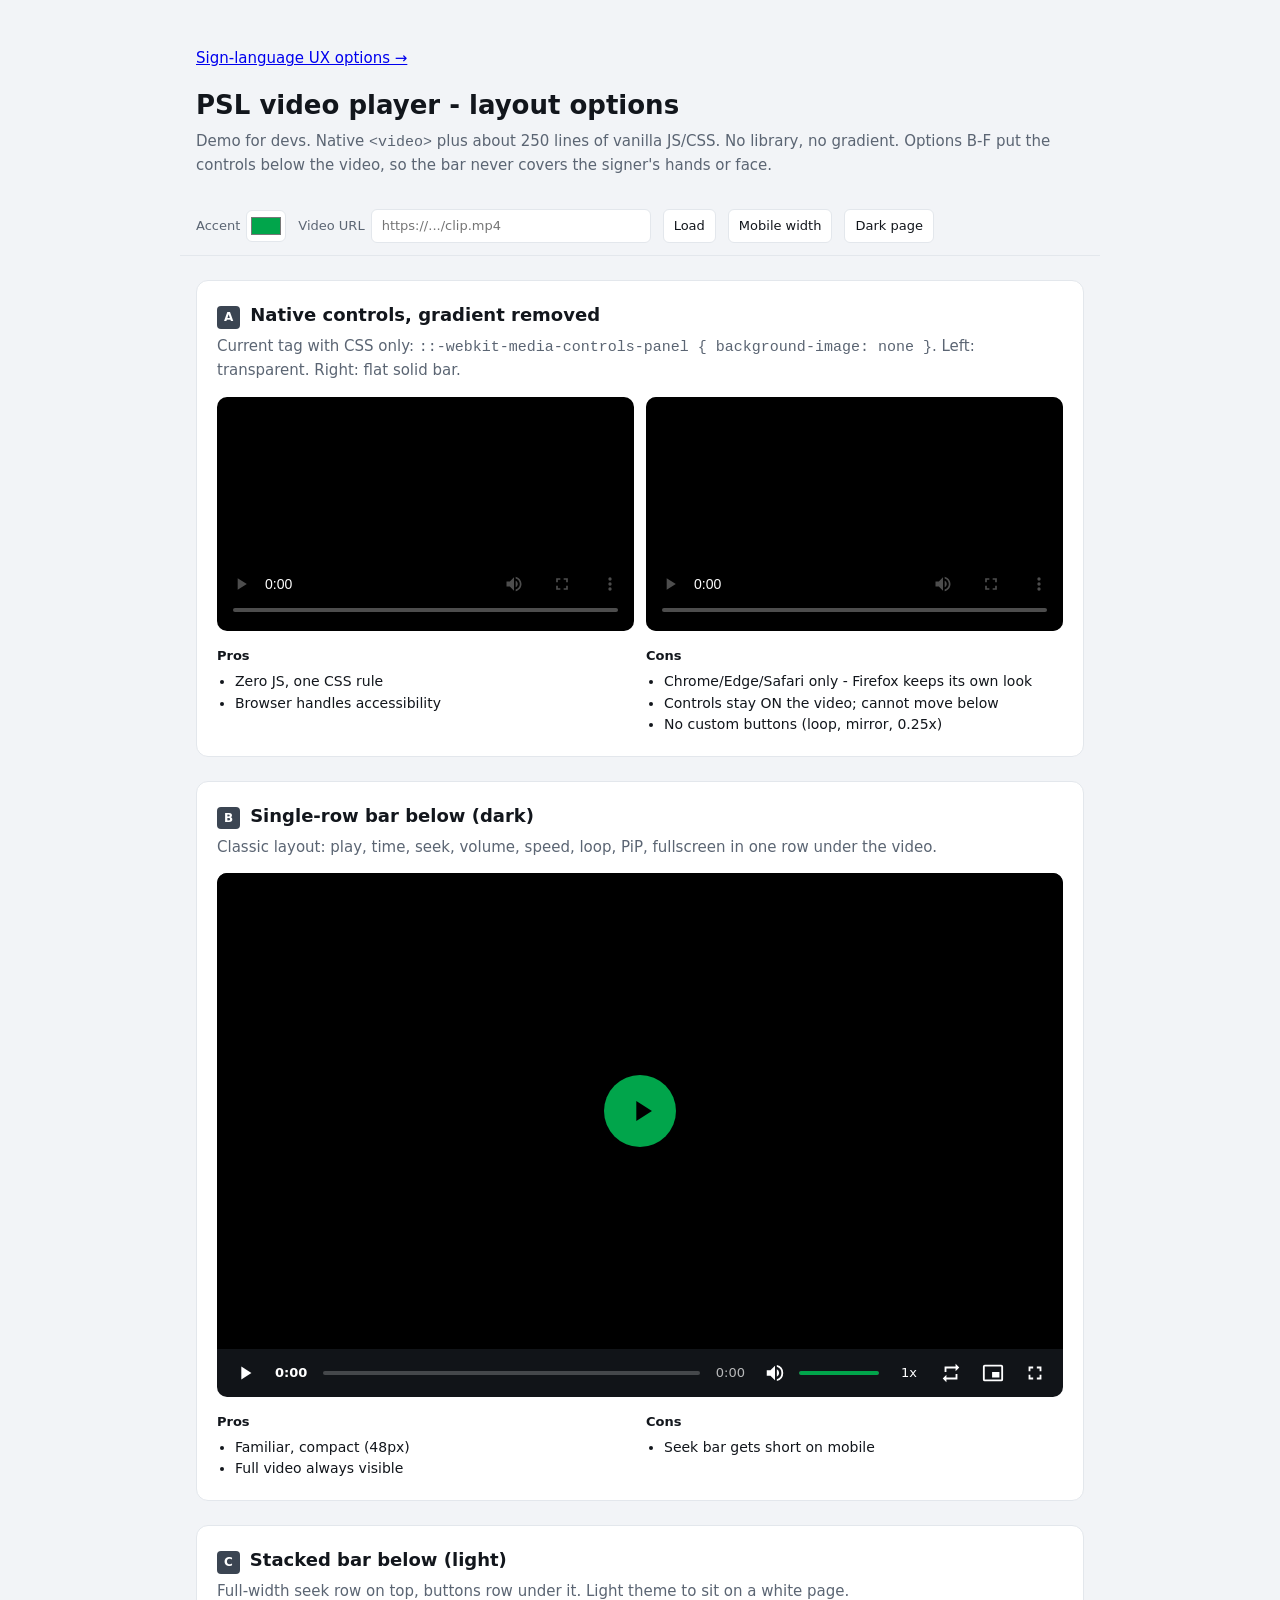
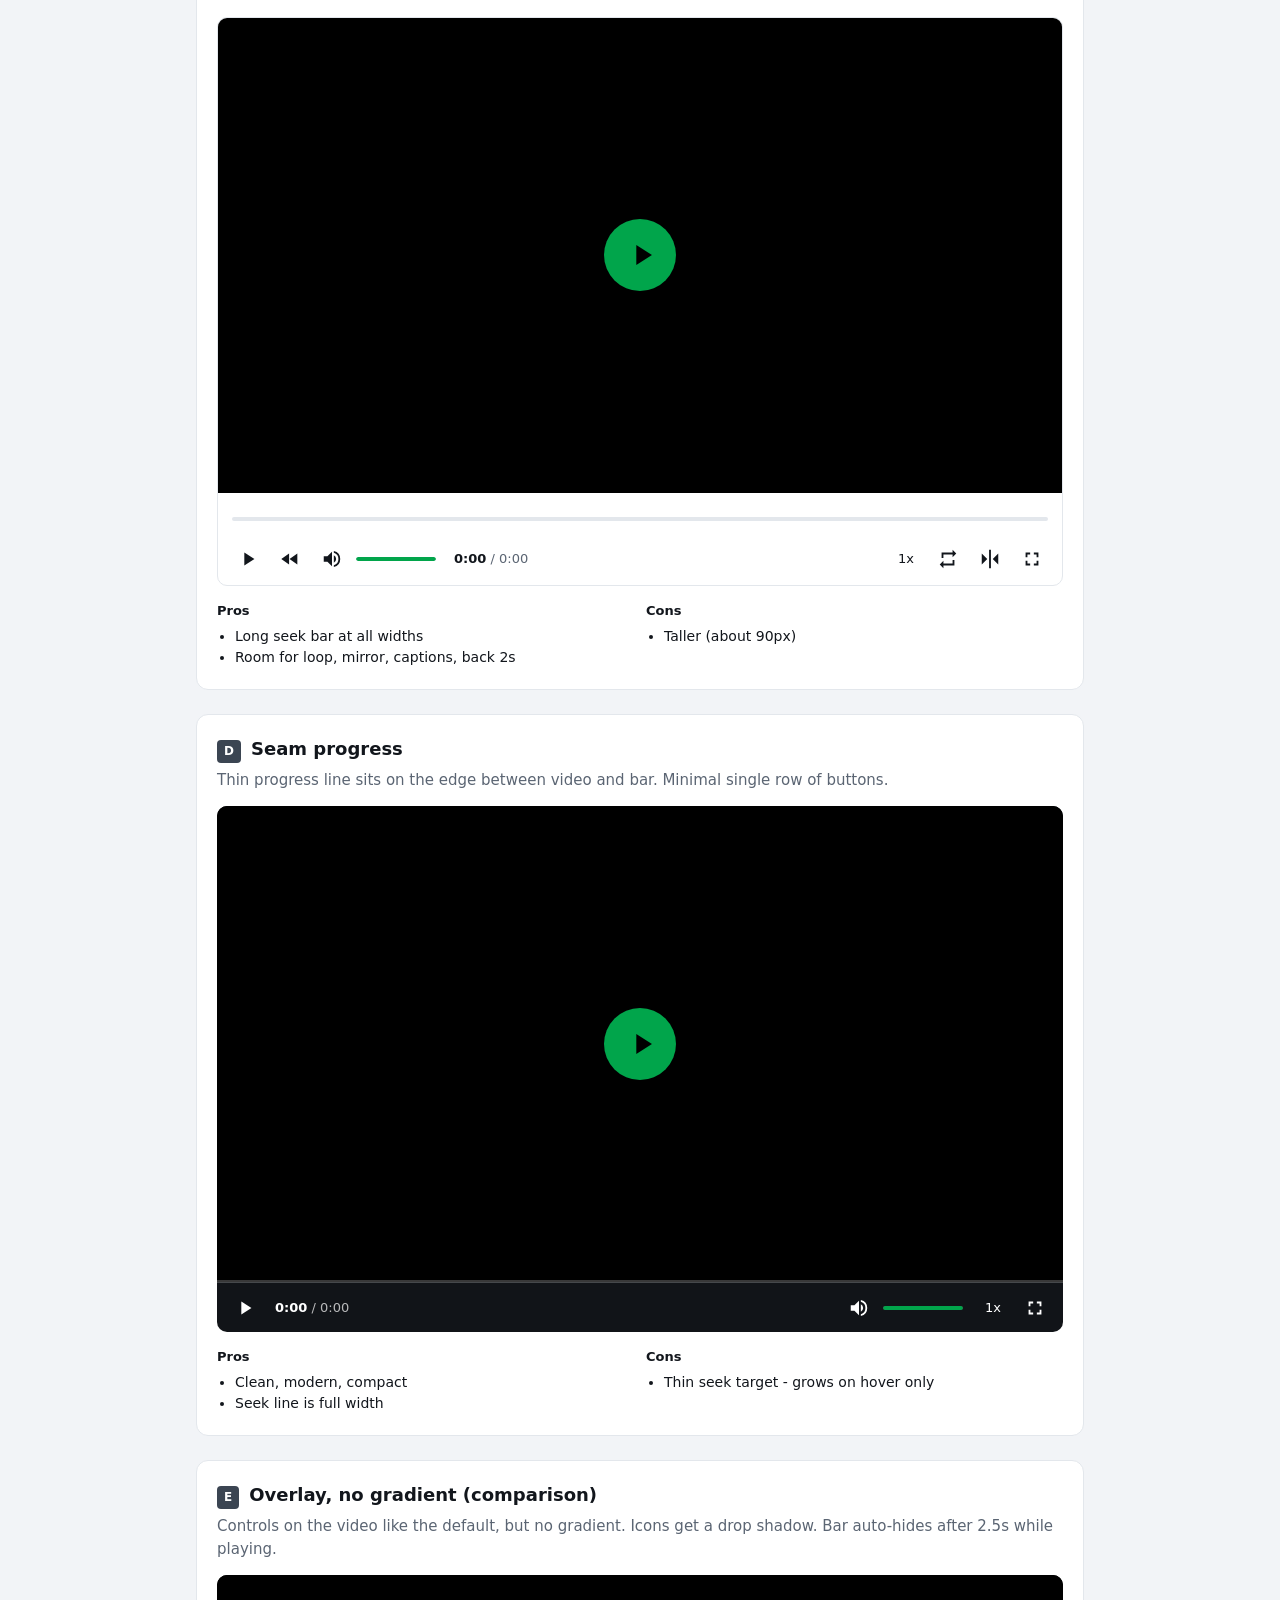
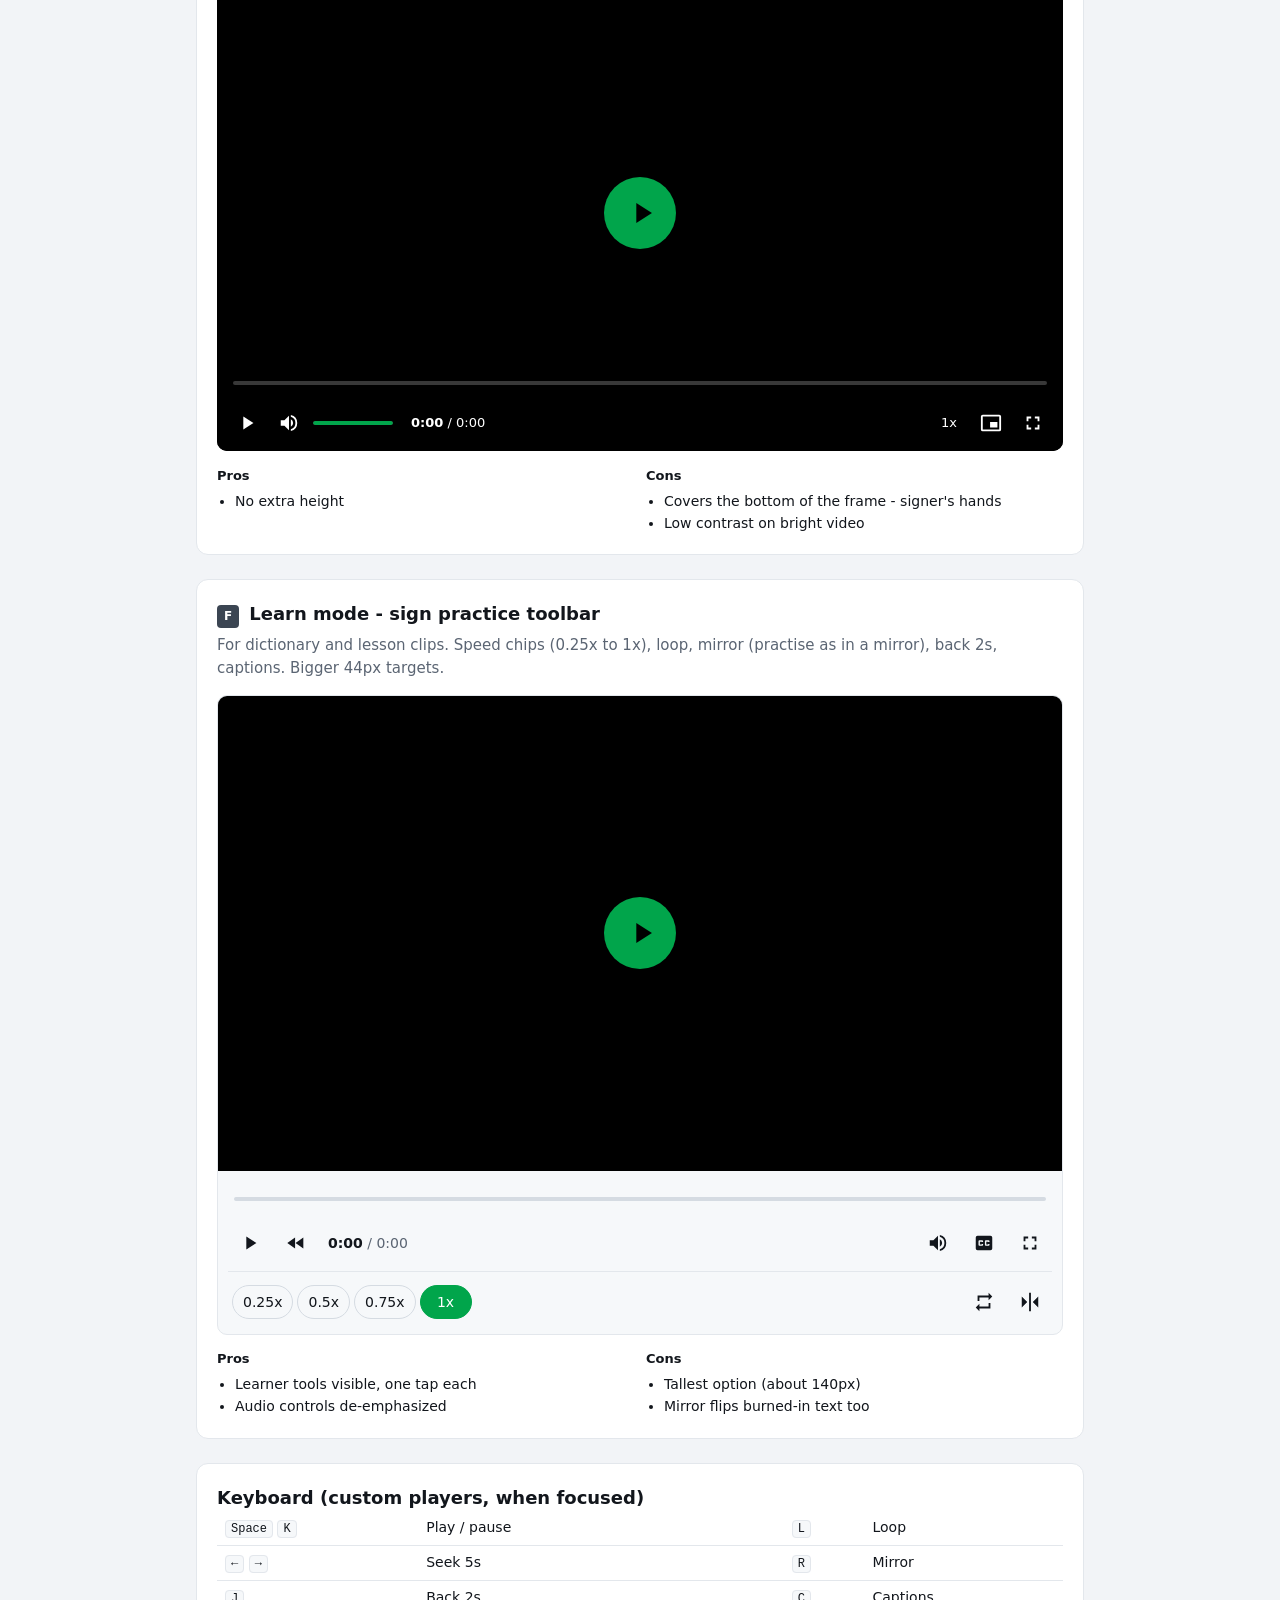
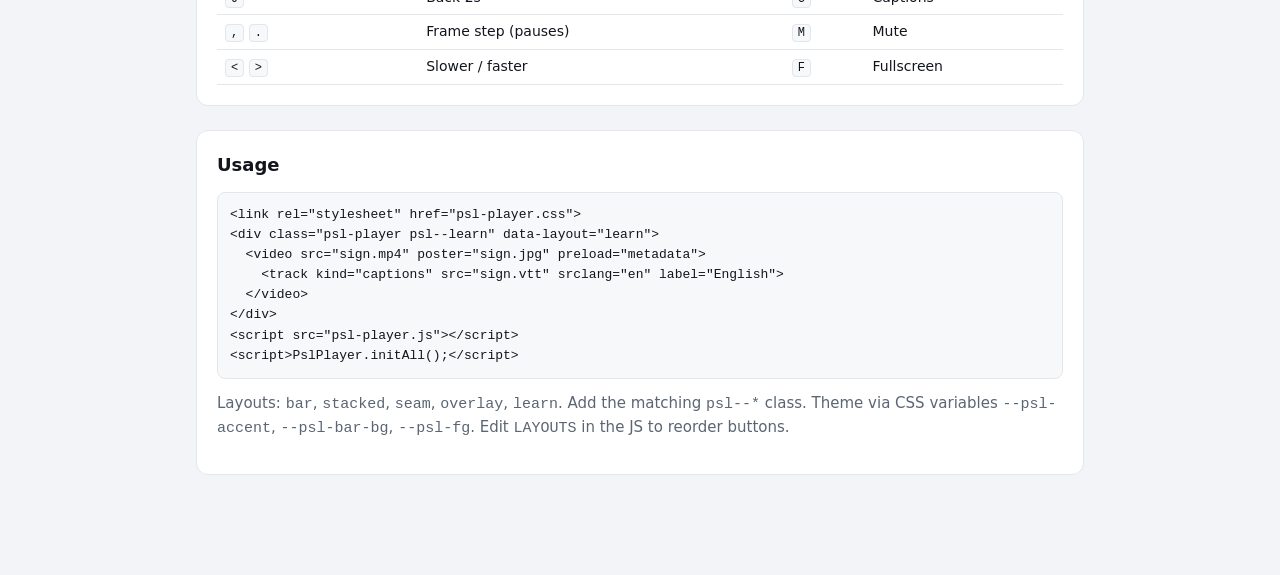
<file: index.html>
<!doctype html>
<html lang="en">
<head>
  <meta charset="utf-8">
  <meta name="viewport" content="width=device-width, initial-scale=1">
  <title>PSL Player Layouts</title>
  <link rel="stylesheet" href="psl-player.css">
  <style>
    :root {
      --bg: #f2f4f7; --card: #ffffff; --ink: #12161c; --muted: #5b6573; --line: #e3e7ec; --code: #f6f8fa;
    }
    :root[data-theme="dark"] {
      --bg: #0b0d10; --card: #15191e; --ink: #e8ecf0; --muted: #98a2ae; --line: #262c33; --code: #1c2127;
    }
    * { box-sizing: border-box; }
    body {
      margin: 0; background: var(--bg); color: var(--ink);
      font: 15px/1.55 system-ui, -apple-system, "Segoe UI", Roboto, sans-serif;
    }
    .wrap { max-width: 920px; margin: 0 auto; padding: 32px 16px 80px; }
    h1 { font-size: 26px; margin: 0 0 4px; }
    h2 { font-size: 18px; margin: 0; }
    .lead { color: var(--muted); margin: 0 0 20px; }
    .toolbar {
      position: sticky; top: 0; z-index: 10; display: flex; flex-wrap: wrap; gap: 12px; align-items: center;
      padding: 12px 16px; margin: 0 -16px 24px; background: var(--bg); border-bottom: 1px solid var(--line);
    }
    .toolbar label { display: flex; align-items: center; gap: 6px; font-size: 13px; color: var(--muted); }
    .toolbar input[type="url"] { width: 280px; max-width: 100%; }
    .toolbar input, .toolbar button {
      font: inherit; font-size: 13px; padding: 6px 10px; border: 1px solid var(--line); border-radius: 6px;
      background: var(--card); color: var(--ink);
    }
    .toolbar input[type="color"] { padding: 2px; width: 40px; height: 32px; }
    .toolbar button { cursor: pointer; }
    .card { background: var(--card); border: 1px solid var(--line); border-radius: 12px; padding: 20px; margin-bottom: 24px; }
    .card-head { display: flex; gap: 10px; align-items: baseline; margin-bottom: 6px; }
    .tag { font-size: 12px; font-weight: 700; color: #fff; background: #3b4552; border-radius: 4px; padding: 2px 7px; }
    .card p { margin: 0 0 14px; color: var(--muted); }
    .stage-box { max-width: 100%; transition: max-width .2s; }
    body.narrow .stage-box { max-width: 380px; }
    .pc { display: grid; grid-template-columns: 1fr 1fr; gap: 12px; margin-top: 14px; font-size: 14px; }
    .pc ul { margin: 4px 0 0; padding-left: 18px; }
    .pc strong { font-size: 13px; }
    @media (max-width: 640px) { .pc { grid-template-columns: 1fr; } }
    table { border-collapse: collapse; width: 100%; font-size: 14px; }
    td, th { text-align: left; padding: 6px 8px; border-bottom: 1px solid var(--line); }
    kbd { font: 12px ui-monospace, Consolas, monospace; background: var(--code); border: 1px solid var(--line); border-radius: 4px; padding: 1px 5px; }
    pre { background: var(--code); border: 1px solid var(--line); border-radius: 8px; padding: 12px; overflow-x: auto; font-size: 13px; }
  </style>
</head>
<body>
<div class="wrap">
  <p><a href="sign-ux.html">Sign-language UX options &rarr;</a></p>
  <h1>PSL video player - layout options</h1>
  <p class="lead">Demo for devs. Native <code>&lt;video&gt;</code> plus about 250 lines of vanilla JS/CSS. No library, no gradient.
    Options B-F put the controls below the video, so the bar never covers the signer's hands or face.</p>

  <div class="toolbar">
    <label>Accent <input type="color" id="accent" value="#01a54b"></label>
    <label>Video URL <input type="url" id="src" placeholder="https://.../clip.mp4"></label>
    <button type="button" id="apply">Load</button>
    <button type="button" id="narrow">Mobile width</button>
    <button type="button" id="theme">Dark page</button>
  </div>

  <section class="card">
    <div class="card-head"><span class="tag">A</span><h2>Native controls, gradient removed</h2></div>
    <p>Current tag with CSS only: <code>::-webkit-media-controls-panel { background-image: none }</code>. Left: transparent. Right: flat solid bar.</p>
    <div class="stage-box" style="display:grid;grid-template-columns:1fr 1fr;gap:12px">
      <video class="psl-native" controls preload="metadata" data-demo></video>
      <video class="psl-native psl-native--solid" controls preload="metadata" data-demo></video>
    </div>
    <div class="pc">
      <div><strong>Pros</strong><ul><li>Zero JS, one CSS rule</li><li>Browser handles accessibility</li></ul></div>
      <div><strong>Cons</strong><ul><li>Chrome/Edge/Safari only - Firefox keeps its own look</li><li>Controls stay ON the video; cannot move below</li><li>No custom buttons (loop, mirror, 0.25x)</li></ul></div>
    </div>
  </section>

  <section class="card">
    <div class="card-head"><span class="tag">B</span><h2>Single-row bar below (dark)</h2></div>
    <p>Classic layout: play, time, seek, volume, speed, loop, PiP, fullscreen in one row under the video.</p>
    <div class="stage-box"><div class="psl-player psl--bar" data-layout="bar"><video preload="metadata" data-demo></video></div></div>
    <div class="pc">
      <div><strong>Pros</strong><ul><li>Familiar, compact (48px)</li><li>Full video always visible</li></ul></div>
      <div><strong>Cons</strong><ul><li>Seek bar gets short on mobile</li></ul></div>
    </div>
  </section>

  <section class="card">
    <div class="card-head"><span class="tag">C</span><h2>Stacked bar below (light)</h2></div>
    <p>Full-width seek row on top, buttons row under it. Light theme to sit on a white page.</p>
    <div class="stage-box"><div class="psl-player psl--stacked" data-layout="stacked"><video preload="metadata" data-demo></video></div></div>
    <div class="pc">
      <div><strong>Pros</strong><ul><li>Long seek bar at all widths</li><li>Room for loop, mirror, captions, back 2s</li></ul></div>
      <div><strong>Cons</strong><ul><li>Taller (about 90px)</li></ul></div>
    </div>
  </section>

  <section class="card">
    <div class="card-head"><span class="tag">D</span><h2>Seam progress</h2></div>
    <p>Thin progress line sits on the edge between video and bar. Minimal single row of buttons.</p>
    <div class="stage-box"><div class="psl-player psl--seam" data-layout="seam"><video preload="metadata" data-demo></video></div></div>
    <div class="pc">
      <div><strong>Pros</strong><ul><li>Clean, modern, compact</li><li>Seek line is full width</li></ul></div>
      <div><strong>Cons</strong><ul><li>Thin seek target - grows on hover only</li></ul></div>
    </div>
  </section>

  <section class="card">
    <div class="card-head"><span class="tag">E</span><h2>Overlay, no gradient (comparison)</h2></div>
    <p>Controls on the video like the default, but no gradient. Icons get a drop shadow. Bar auto-hides after 2.5s while playing.</p>
    <div class="stage-box"><div class="psl-player psl--overlay" data-layout="overlay"><video preload="metadata" data-demo></video></div></div>
    <div class="pc">
      <div><strong>Pros</strong><ul><li>No extra height</li></ul></div>
      <div><strong>Cons</strong><ul><li>Covers the bottom of the frame - signer's hands</li><li>Low contrast on bright video</li></ul></div>
    </div>
  </section>

  <section class="card">
    <div class="card-head"><span class="tag">F</span><h2>Learn mode - sign practice toolbar</h2></div>
    <p>For dictionary and lesson clips. Speed chips (0.25x to 1x), loop, mirror (practise as in a mirror), back 2s, captions. Bigger 44px targets.</p>
    <div class="stage-box"><div class="psl-player psl--learn" data-layout="learn"><video preload="metadata" data-demo data-cc></video></div></div>
    <div class="pc">
      <div><strong>Pros</strong><ul><li>Learner tools visible, one tap each</li><li>Audio controls de-emphasized</li></ul></div>
      <div><strong>Cons</strong><ul><li>Tallest option (about 140px)</li><li>Mirror flips burned-in text too</li></ul></div>
    </div>
  </section>

  <section class="card">
    <h2>Keyboard (custom players, when focused)</h2>
    <table>
      <tr><td><kbd>Space</kbd> <kbd>K</kbd></td><td>Play / pause</td><td><kbd>L</kbd></td><td>Loop</td></tr>
      <tr><td><kbd>&larr;</kbd> <kbd>&rarr;</kbd></td><td>Seek 5s</td><td><kbd>R</kbd></td><td>Mirror</td></tr>
      <tr><td><kbd>J</kbd></td><td>Back 2s</td><td><kbd>C</kbd></td><td>Captions</td></tr>
      <tr><td><kbd>,</kbd> <kbd>.</kbd></td><td>Frame step (pauses)</td><td><kbd>M</kbd></td><td>Mute</td></tr>
      <tr><td><kbd>&lt;</kbd> <kbd>&gt;</kbd></td><td>Slower / faster</td><td><kbd>F</kbd></td><td>Fullscreen</td></tr>
    </table>
  </section>

  <section class="card">
    <h2>Usage</h2>
<pre>&lt;link rel="stylesheet" href="psl-player.css"&gt;
&lt;div class="psl-player psl--learn" data-layout="learn"&gt;
  &lt;video src="sign.mp4" poster="sign.jpg" preload="metadata"&gt;
    &lt;track kind="captions" src="sign.vtt" srclang="en" label="English"&gt;
  &lt;/video&gt;
&lt;/div&gt;
&lt;script src="psl-player.js"&gt;&lt;/script&gt;
&lt;script&gt;PslPlayer.initAll();&lt;/script&gt;</pre>
    <p>Layouts: <code>bar</code>, <code>stacked</code>, <code>seam</code>, <code>overlay</code>, <code>learn</code>. Add the matching <code>psl--*</code> class. Theme via CSS variables <code>--psl-accent</code>, <code>--psl-bar-bg</code>, <code>--psl-fg</code>. Edit <code>LAYOUTS</code> in the JS to reorder buttons.</p>
  </section>
</div>

<script src="psl-player.js"></script>
<script>
  const DEFAULT_SRC = 'https://vjs.zencdn.net/v/oceans.mp4';
  const DEFAULT_POSTER = 'https://vjs.zencdn.net/v/oceans.png';
  const VTT = 'WEBVTT\n\n00:00.000 --> 00:04.000\nSample caption / gloss: HELLO\n\n00:04.000 --> 00:09.000\nSample caption / gloss: HOW YOU\n\n00:09.000 --> 00:46.000\nSample caption / gloss: NICE MEET YOU';
  const vttUrl = URL.createObjectURL(new Blob([VTT], { type: 'text/vtt' }));

  function load(src) {
    document.querySelectorAll('video[data-demo]').forEach((v) => {
      v.src = src;
      if (src === DEFAULT_SRC) v.poster = DEFAULT_POSTER; else v.removeAttribute('poster');
    });
  }

  document.querySelectorAll('video[data-cc]').forEach((v) => {
    const t = document.createElement('track');
    Object.assign(t, { kind: 'captions', src: vttUrl, srclang: 'en', label: 'English' });
    v.append(t);
  });
  load(DEFAULT_SRC);
  PslPlayer.initAll();

  document.getElementById('accent').addEventListener('input', (e) => {
    document.querySelectorAll('.psl-player').forEach((p) => p.style.setProperty('--psl-accent', e.target.value));
  });
  document.getElementById('apply').addEventListener('click', () => {
    const url = document.getElementById('src').value.trim();
    load(url || DEFAULT_SRC);
  });
  document.getElementById('narrow').addEventListener('click', (e) => {
    const on = document.body.classList.toggle('narrow');
    e.target.textContent = on ? 'Full width' : 'Mobile width';
  });
  document.getElementById('theme').addEventListener('click', (e) => {
    const dark = document.documentElement.dataset.theme !== 'dark';
    document.documentElement.dataset.theme = dark ? 'dark' : 'light';
    e.target.textContent = dark ? 'Light page' : 'Dark page';
  });
</script>
</body>
</html>
</file>
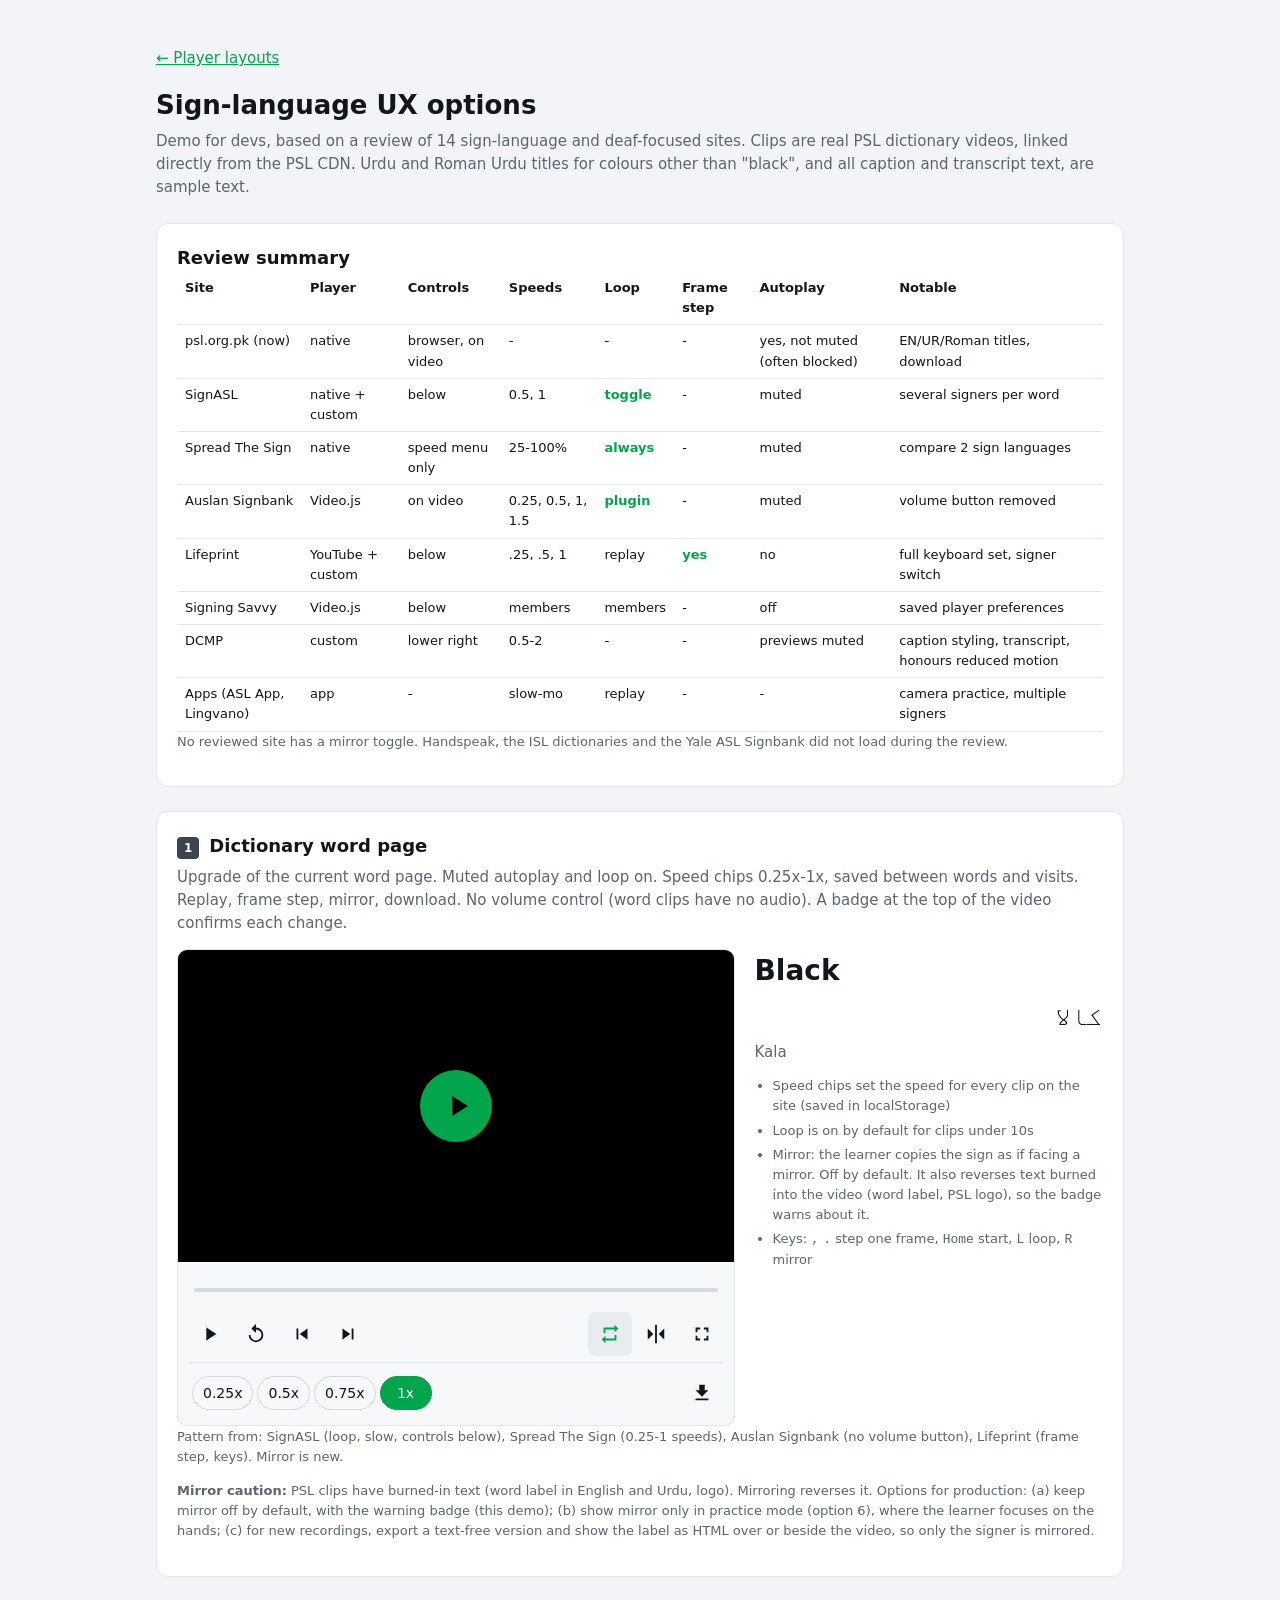
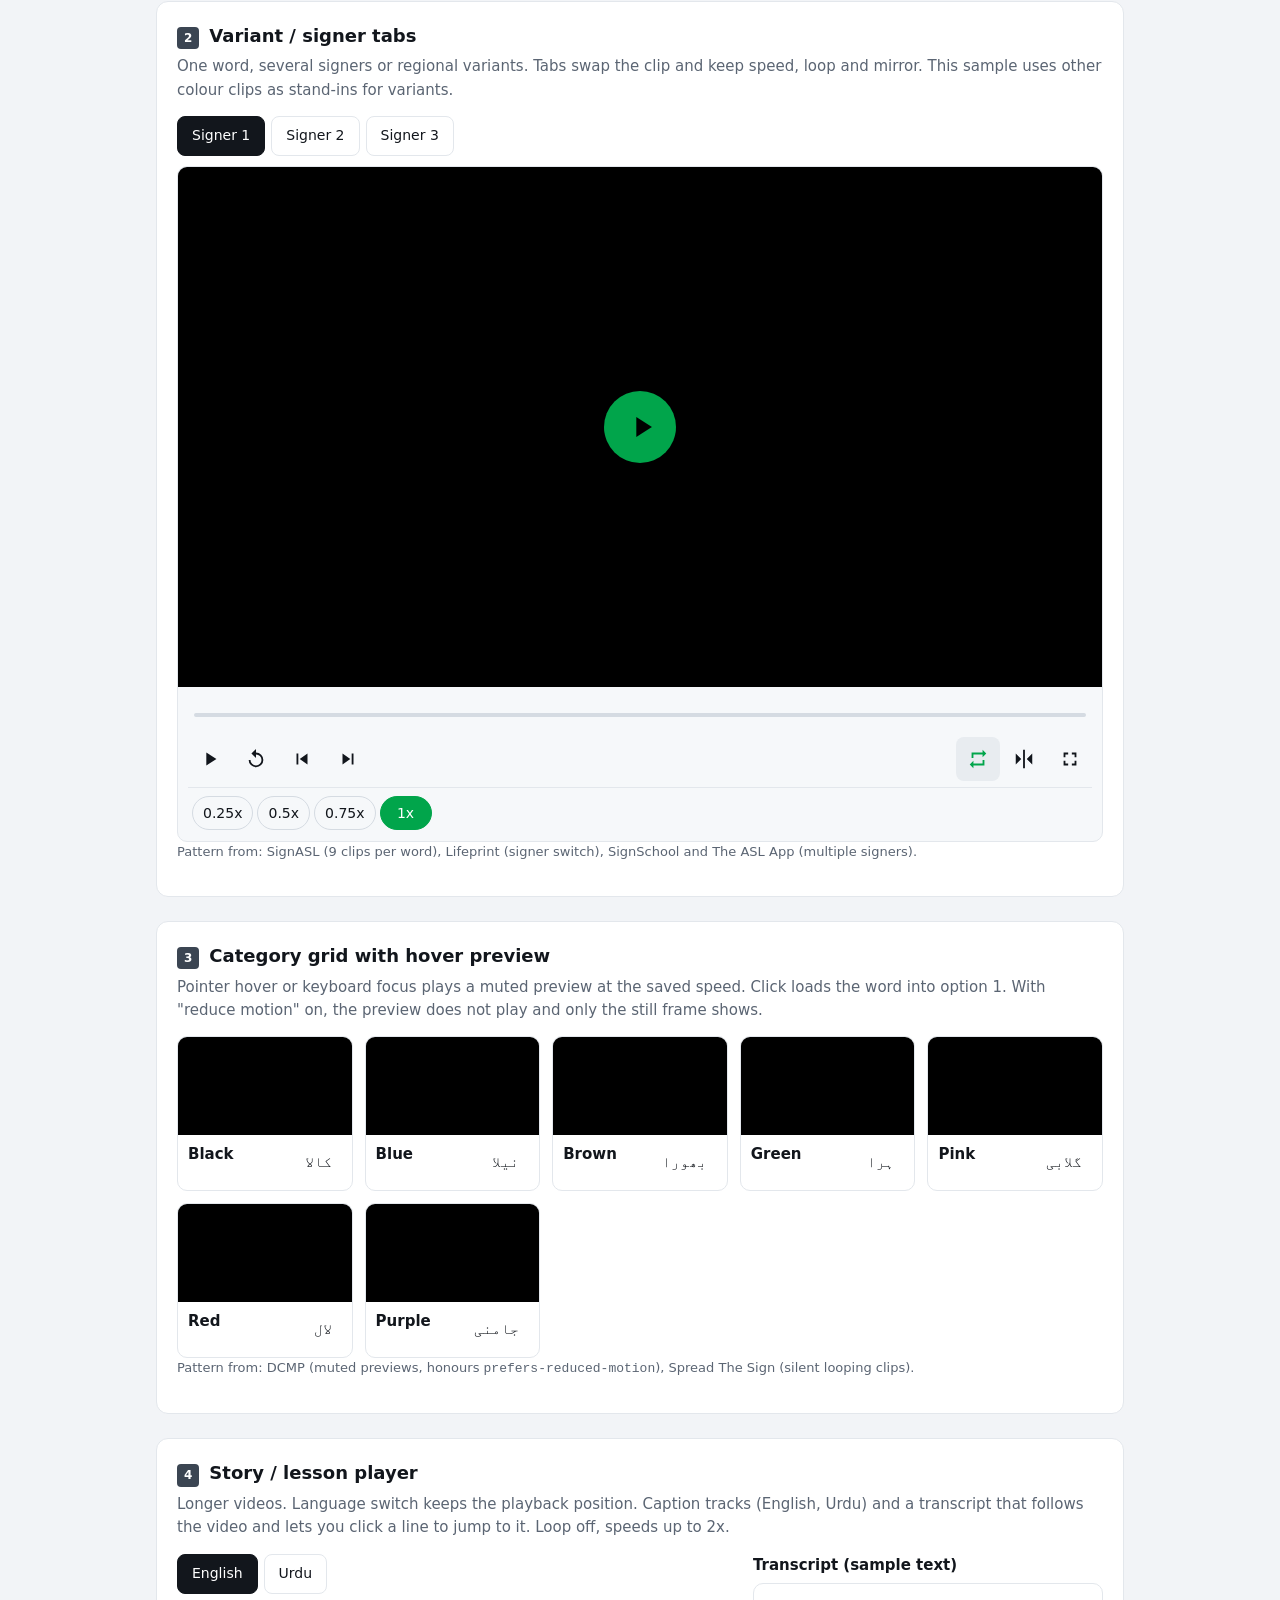
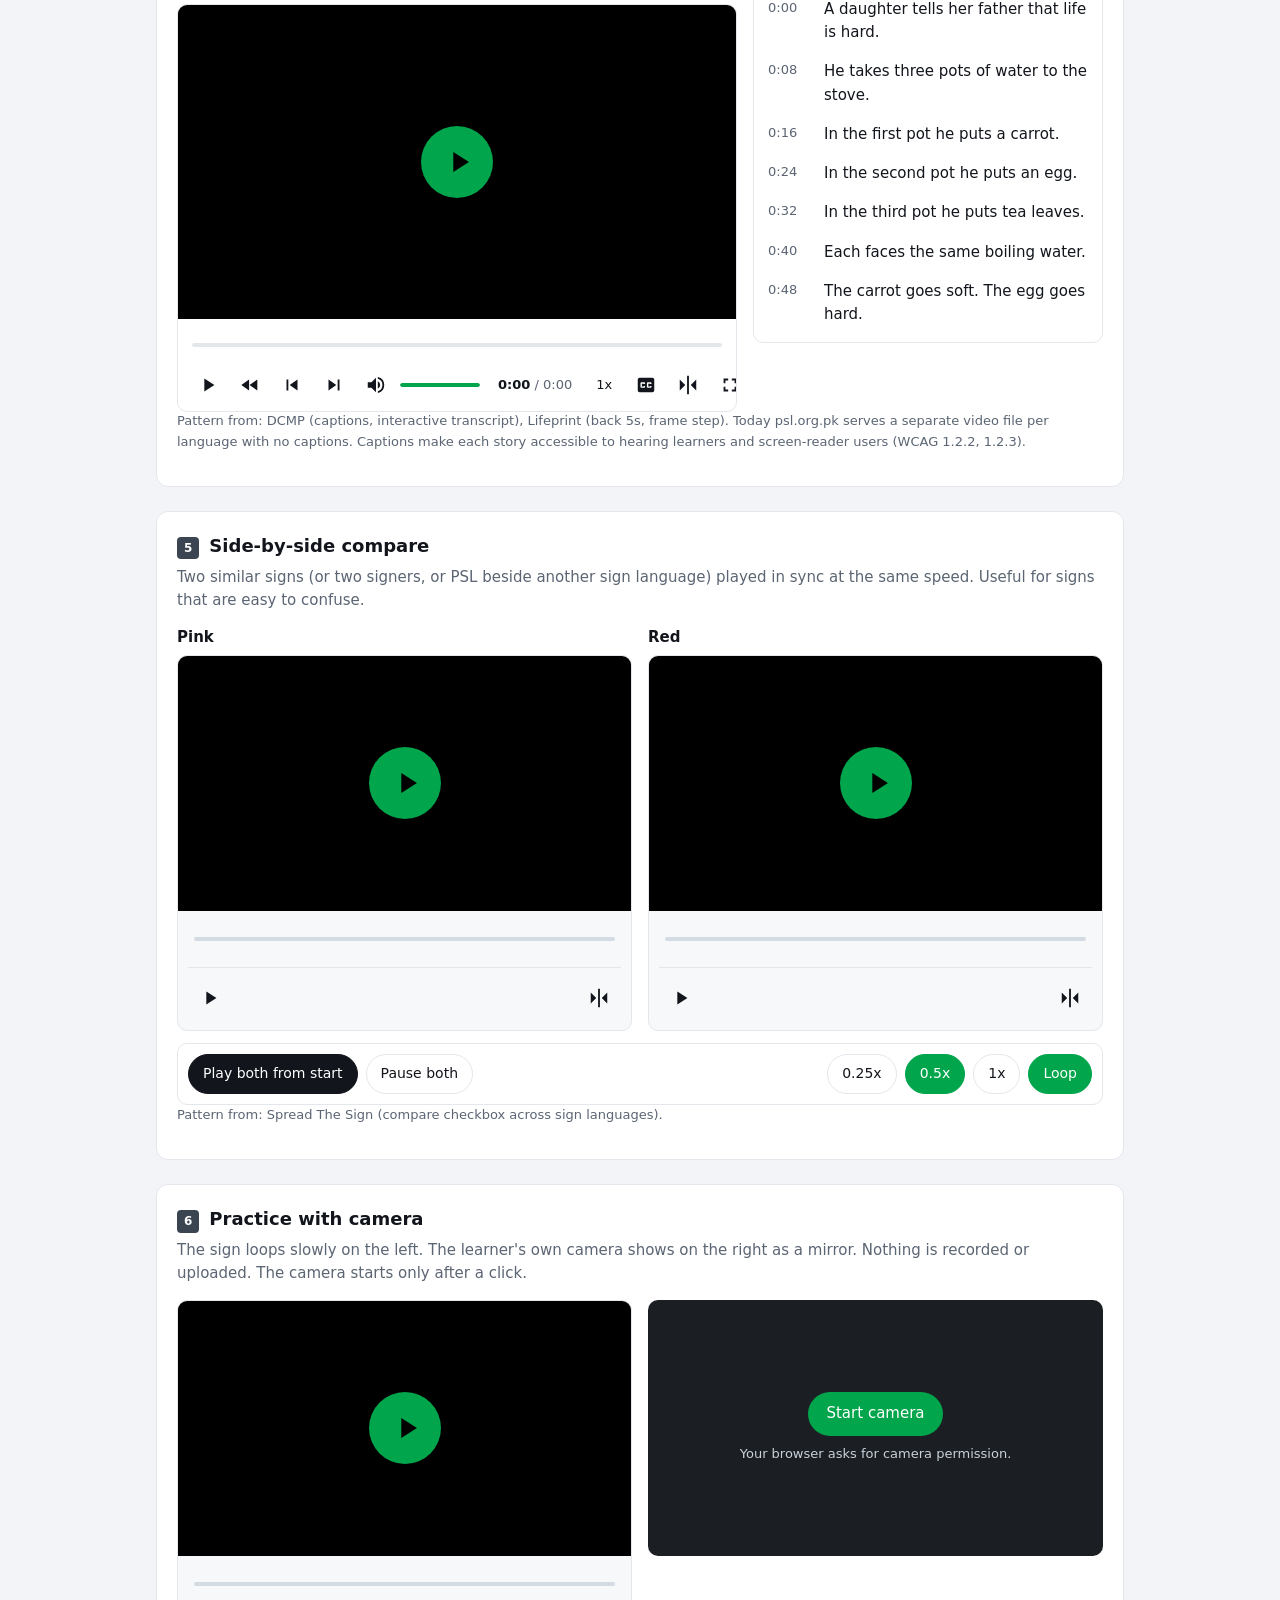
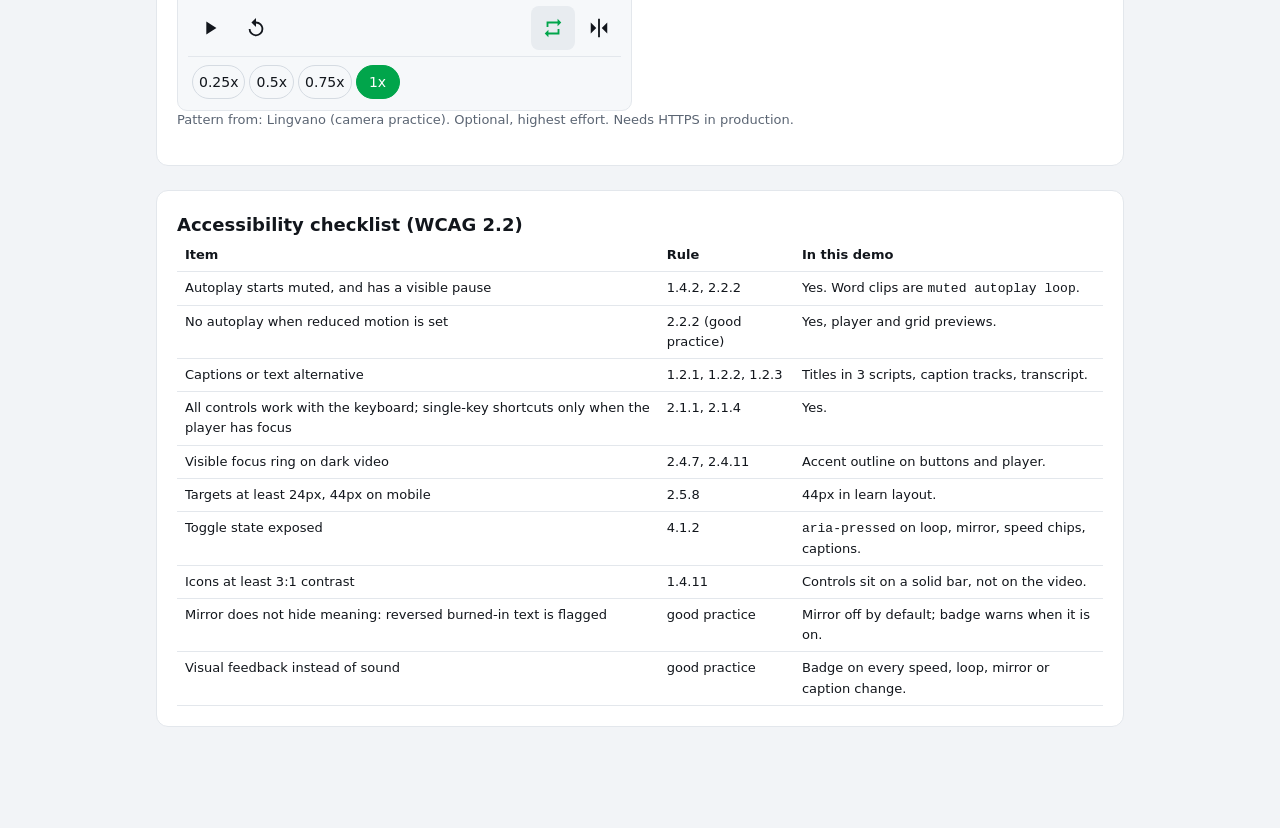
<file: sign-ux.html>
<!doctype html>
<html lang="en">
<head>
  <meta charset="utf-8">
  <meta name="viewport" content="width=device-width, initial-scale=1">
  <title>PSL Sign UX Options</title>
  <link rel="stylesheet" href="psl-player.css">
  <style>
    :root { --bg: #f2f4f7; --card: #fff; --ink: #12161c; --muted: #5b6573; --line: #e3e7ec; --code: #f6f8fa; --accent: #01a54b; }
    * { box-sizing: border-box; }
    body { margin: 0; background: var(--bg); color: var(--ink); font: 15px/1.55 system-ui, -apple-system, "Segoe UI", Roboto, sans-serif; }
    .wrap { max-width: 1000px; margin: 0 auto; padding: 32px 16px 80px; }
    h1 { font-size: 26px; margin: 0 0 4px; }
    h2 { font-size: 18px; margin: 0; }
    h3 { font-size: 15px; margin: 16px 0 6px; }
    a { color: var(--accent); }
    .lead { color: var(--muted); margin: 0 0 24px; }
    .card { background: var(--card); border: 1px solid var(--line); border-radius: 12px; padding: 20px; margin-bottom: 24px; }
    .card-head { display: flex; gap: 10px; align-items: baseline; margin-bottom: 6px; }
    .tag { font-size: 12px; font-weight: 700; color: #fff; background: #3b4552; border-radius: 4px; padding: 2px 7px; }
    .card > p { margin: 0 0 14px; color: var(--muted); }
    .src { font-size: 13px; color: var(--muted); margin-top: 12px; }
    table { border-collapse: collapse; width: 100%; font-size: 13px; }
    td, th { text-align: left; padding: 6px 8px; border-bottom: 1px solid var(--line); vertical-align: top; }
    th { font-weight: 600; }
    .scroll { overflow-x: auto; }
    .yes { color: var(--accent); font-weight: 600; }
    ul.tight { margin: 4px 0 0; padding-left: 18px; }
    .two { display: grid; grid-template-columns: 1fr 1fr; gap: 16px; }
    @media (max-width: 720px) { .two { grid-template-columns: 1fr; } }
    .ur { font-family: "Noto Nastaliq Urdu", "Jameel Noori Nastaleeq", "Segoe UI", serif; }

    /* 1. Word page */
    .word { display: grid; grid-template-columns: minmax(0, 1.6fr) minmax(0, 1fr); gap: 20px; align-items: start; }
    @media (max-width: 720px) { .word { grid-template-columns: 1fr; } }
    .titles .en { font-size: 28px; font-weight: 800; text-transform: capitalize; margin: 0; }
    .titles .ur { font-size: 26px; margin: 4px 0; }
    .titles .roman { color: var(--muted); margin: 0 0 12px; }
    .facts { font-size: 13px; color: var(--muted); }
    .facts li { margin-bottom: 4px; }

    /* 2. Variant tabs */
    .tabs { display: flex; gap: 6px; margin-bottom: 10px; flex-wrap: wrap; }
    .tabs button {
      font: inherit; font-size: 14px; padding: 8px 14px; min-height: 40px; border-radius: 8px; cursor: pointer;
      border: 1px solid var(--line); background: var(--card); color: var(--ink);
    }
    .tabs button[aria-selected="true"] { background: var(--ink); color: #fff; border-color: var(--ink); }

    /* 3. Grid */
    .grid { display: grid; grid-template-columns: repeat(auto-fill, minmax(150px, 1fr)); gap: 12px; }
    .tile {
      display: block; padding: 0; border: 1px solid var(--line); border-radius: 10px; overflow: hidden;
      background: var(--card); cursor: pointer; text-align: left; font: inherit; color: inherit;
    }
    .tile:focus-visible { outline: 3px solid var(--accent); outline-offset: 2px; }
    .tile video { display: block; width: 100%; aspect-ratio: 16 / 9; object-fit: cover; background: #000; }
    .tile span { display: flex; justify-content: space-between; padding: 8px 10px; font-weight: 600; text-transform: capitalize; }
    .tile .ur { font-weight: 400; }

    /* 4. Story */
    .story { display: grid; grid-template-columns: minmax(0, 1.6fr) minmax(0, 1fr); gap: 16px; }
    @media (max-width: 720px) { .story { grid-template-columns: 1fr; } }
    .lang { display: flex; gap: 6px; margin-bottom: 10px; }
    .transcript { border: 1px solid var(--line); border-radius: 10px; max-height: 360px; overflow-y: auto; padding: 6px; }
    .transcript button {
      display: grid; grid-template-columns: 48px 1fr; gap: 8px; width: 100%; text-align: left; padding: 8px; border: 0;
      border-radius: 6px; background: none; font: inherit; color: inherit; cursor: pointer;
    }
    .transcript button:hover { background: var(--code); }
    .transcript button.is-active { background: #e6f6ed; box-shadow: inset 3px 0 0 var(--accent); }
    .transcript time { color: var(--muted); font-variant-numeric: tabular-nums; font-size: 13px; }

    /* 5. Compare */
    .sync { display: flex; flex-wrap: wrap; gap: 8px; align-items: center; margin-top: 12px; padding: 10px; border: 1px solid var(--line); border-radius: 10px; }
    .sync button {
      font: inherit; font-size: 14px; min-height: 40px; padding: 0 14px; border-radius: 99px; cursor: pointer;
      border: 1px solid var(--line); background: var(--card); color: var(--ink);
    }
    .sync button[aria-pressed="true"] { background: var(--accent); border-color: var(--accent); color: #fff; }
    .sync .primary { background: var(--ink); color: #fff; border-color: var(--ink); }
    .cap { font-weight: 600; margin: 0 0 6px; text-transform: capitalize; }

    /* 6. Practice */
    .cam { position: relative; aspect-ratio: 16 / 9; background: #1b1f24; border-radius: 10px; overflow: hidden; display: grid; place-items: center; color: #c9d1d9; text-align: center; }
    .cam video { position: absolute; inset: 0; width: 100%; height: 100%; object-fit: cover; transform: scaleX(-1); }
    .cam button { position: relative; font: inherit; min-height: 44px; padding: 0 18px; border: 0; border-radius: 99px; background: var(--accent); color: #fff; cursor: pointer; }
    .cam p { position: relative; margin: 8px 16px 0; font-size: 13px; }
  </style>
</head>
<body>
<div class="wrap">
  <p><a href="index.html">&larr; Player layouts</a></p>
  <h1>Sign-language UX options</h1>
  <p class="lead">Demo for devs, based on a review of 14 sign-language and deaf-focused sites. Clips are real PSL dictionary videos, linked directly from the PSL CDN.
    Urdu and Roman Urdu titles for colours other than "black", and all caption and transcript text, are sample text.</p>

  <!-- Review summary -->
  <section class="card">
    <h2>Review summary</h2>
    <div class="scroll">
      <table>
        <tr><th>Site</th><th>Player</th><th>Controls</th><th>Speeds</th><th>Loop</th><th>Frame step</th><th>Autoplay</th><th>Notable</th></tr>
        <tr><td>psl.org.pk (now)</td><td>native</td><td>browser, on video</td><td>-</td><td>-</td><td>-</td><td>yes, not muted (often blocked)</td><td>EN/UR/Roman titles, download</td></tr>
        <tr><td>SignASL</td><td>native + custom</td><td>below</td><td>0.5, 1</td><td class="yes">toggle</td><td>-</td><td>muted</td><td>several signers per word</td></tr>
        <tr><td>Spread The Sign</td><td>native</td><td>speed menu only</td><td>25-100%</td><td class="yes">always</td><td>-</td><td>muted</td><td>compare 2 sign languages</td></tr>
        <tr><td>Auslan Signbank</td><td>Video.js</td><td>on video</td><td>0.25, 0.5, 1, 1.5</td><td class="yes">plugin</td><td>-</td><td>muted</td><td>volume button removed</td></tr>
        <tr><td>Lifeprint</td><td>YouTube + custom</td><td>below</td><td>.25, .5, 1</td><td>replay</td><td class="yes">yes</td><td>no</td><td>full keyboard set, signer switch</td></tr>
        <tr><td>Signing Savvy</td><td>Video.js</td><td>below</td><td>members</td><td>members</td><td>-</td><td>off</td><td>saved player preferences</td></tr>
        <tr><td>DCMP</td><td>custom</td><td>lower right</td><td>0.5-2</td><td>-</td><td>-</td><td>previews muted</td><td>caption styling, transcript, honours reduced motion</td></tr>
        <tr><td>Apps (ASL App, Lingvano)</td><td>app</td><td>-</td><td>slow-mo</td><td>replay</td><td>-</td><td>-</td><td>camera practice, multiple signers</td></tr>
      </table>
    </div>
    <p class="src">No reviewed site has a mirror toggle. Handspeak, the ISL dictionaries and the Yale ASL Signbank did not load during the review.</p>
  </section>

  <!-- 1 -->
  <section class="card">
    <div class="card-head"><span class="tag">1</span><h2>Dictionary word page</h2></div>
    <p>Upgrade of the current word page. Muted autoplay and loop on. Speed chips 0.25x-1x, saved between words and visits. Replay, frame step, mirror, download. No volume control (word clips have no audio).
      A badge at the top of the video confirms each change.</p>
    <div class="word">
      <div class="psl-player psl--learn" id="wordPlayer" data-persist-speed
           data-controls="seek|play,replay,frameprev,framenext,spacer,loop,mirror,fs|speeds,spacer,download">
        <video muted autoplay loop preload="metadata"></video>
      </div>
      <div>
        <div class="titles">
          <p class="en" id="wEn"></p>
          <p class="ur" id="wUr" lang="ur" dir="rtl"></p>
          <p class="roman" id="wRoman"></p>
        </div>
        <ul class="facts tight">
          <li>Speed chips set the speed for every clip on the site (saved in localStorage)</li>
          <li>Loop is on by default for clips under 10s</li>
          <li>Mirror: the learner copies the sign as if facing a mirror. Off by default. It also reverses text burned into the video (word label, PSL logo), so the badge warns about it.</li>
          <li>Keys: <kbd>,</kbd> <kbd>.</kbd> step one frame, <kbd>Home</kbd> start, <kbd>L</kbd> loop, <kbd>R</kbd> mirror</li>
        </ul>
      </div>
    </div>
    <p class="src">Pattern from: SignASL (loop, slow, controls below), Spread The Sign (0.25-1 speeds), Auslan Signbank (no volume button), Lifeprint (frame step, keys). Mirror is new.</p>
    <p class="src"><strong>Mirror caution:</strong> PSL clips have burned-in text (word label in English and Urdu, logo). Mirroring reverses it. Options for production:
      (a) keep mirror off by default, with the warning badge (this demo); (b) show mirror only in practice mode (option 6), where the learner focuses on the hands;
      (c) for new recordings, export a text-free version and show the label as HTML over or beside the video, so only the signer is mirrored.</p>
  </section>

  <!-- 2 -->
  <section class="card">
    <div class="card-head"><span class="tag">2</span><h2>Variant / signer tabs</h2></div>
    <p>One word, several signers or regional variants. Tabs swap the clip and keep speed, loop and mirror. This sample uses other colour clips as stand-ins for variants.</p>
    <div class="tabs" role="tablist" id="variantTabs"></div>
    <div class="psl-player psl--learn" id="variantPlayer" data-persist-speed
         data-controls="seek|play,replay,frameprev,framenext,spacer,loop,mirror,fs|speeds">
      <video muted autoplay loop preload="metadata"></video>
    </div>
    <p class="src">Pattern from: SignASL (9 clips per word), Lifeprint (signer switch), SignSchool and The ASL App (multiple signers).</p>
  </section>

  <!-- 3 -->
  <section class="card">
    <div class="card-head"><span class="tag">3</span><h2>Category grid with hover preview</h2></div>
    <p>Pointer hover or keyboard focus plays a muted preview at the saved speed. Click loads the word into option 1. With "reduce motion" on, the preview does not play and only the still frame shows.</p>
    <div class="grid" id="grid"></div>
    <p class="src">Pattern from: DCMP (muted previews, honours <code>prefers-reduced-motion</code>), Spread The Sign (silent looping clips).</p>
  </section>

  <!-- 4 -->
  <section class="card">
    <div class="card-head"><span class="tag">4</span><h2>Story / lesson player</h2></div>
    <p>Longer videos. Language switch keeps the playback position. Caption tracks (English, Urdu) and a transcript that follows the video and lets you click a line to jump to it. Loop off, speeds up to 2x.</p>
    <div class="story">
      <div>
        <div class="lang tabs" role="tablist" id="langTabs">
          <button type="button" role="tab" aria-selected="true" data-lang="en">English</button>
          <button type="button" role="tab" aria-selected="false" data-lang="ur">Urdu</button>
        </div>
        <div class="psl-player psl--stacked" id="storyPlayer"
             data-controls="seek|play,back,frameprev,framenext,mute,volume,timeboth,spacer,speed,cc,mirror,fs">
          <video preload="metadata"></video>
        </div>
      </div>
      <div>
        <h3 style="margin-top:0">Transcript (sample text)</h3>
        <div class="transcript" id="transcript"></div>
      </div>
    </div>
    <p class="src">Pattern from: DCMP (captions, interactive transcript), Lifeprint (back 5s, frame step). Today psl.org.pk serves a separate video file per language with no captions.
      Captions make each story accessible to hearing learners and screen-reader users (WCAG 1.2.2, 1.2.3).</p>
  </section>

  <!-- 5 -->
  <section class="card">
    <div class="card-head"><span class="tag">5</span><h2>Side-by-side compare</h2></div>
    <p>Two similar signs (or two signers, or PSL beside another sign language) played in sync at the same speed. Useful for signs that are easy to confuse.</p>
    <div class="two">
      <div><p class="cap" id="capA"></p>
        <div class="psl-player psl--learn" id="cmpA" data-controls="seek|play,spacer,mirror"><video muted preload="metadata"></video></div></div>
      <div><p class="cap" id="capB"></p>
        <div class="psl-player psl--learn" id="cmpB" data-controls="seek|play,spacer,mirror"><video muted preload="metadata"></video></div></div>
    </div>
    <div class="sync" id="sync">
      <button type="button" class="primary" data-act="both">Play both from start</button>
      <button type="button" data-act="pause">Pause both</button>
      <span style="flex:1"></span>
      <button type="button" data-rate="0.25">0.25x</button>
      <button type="button" data-rate="0.5" aria-pressed="true">0.5x</button>
      <button type="button" data-rate="1">1x</button>
      <button type="button" data-act="loop" aria-pressed="true">Loop</button>
    </div>
    <p class="src">Pattern from: Spread The Sign (compare checkbox across sign languages).</p>
  </section>

  <!-- 6 -->
  <section class="card">
    <div class="card-head"><span class="tag">6</span><h2>Practice with camera</h2></div>
    <p>The sign loops slowly on the left. The learner's own camera shows on the right as a mirror. Nothing is recorded or uploaded. The camera starts only after a click.</p>
    <div class="two">
      <div class="psl-player psl--learn" id="practicePlayer" data-persist-speed
           data-controls="seek|play,replay,spacer,loop,mirror|speeds">
        <video muted autoplay loop preload="metadata"></video>
      </div>
      <div class="cam" id="cam">
        <div>
          <button type="button" id="camBtn">Start camera</button>
          <p id="camMsg">Your browser asks for camera permission.</p>
        </div>
      </div>
    </div>
    <p class="src">Pattern from: Lingvano (camera practice). Optional, highest effort. Needs HTTPS in production.</p>
  </section>

  <!-- Checklist -->
  <section class="card">
    <h2>Accessibility checklist (WCAG 2.2)</h2>
    <div class="scroll">
      <table>
        <tr><th>Item</th><th>Rule</th><th>In this demo</th></tr>
        <tr><td>Autoplay starts muted, and has a visible pause</td><td>1.4.2, 2.2.2</td><td>Yes. Word clips are <code>muted autoplay loop</code>.</td></tr>
        <tr><td>No autoplay when reduced motion is set</td><td>2.2.2 (good practice)</td><td>Yes, player and grid previews.</td></tr>
        <tr><td>Captions or text alternative</td><td>1.2.1, 1.2.2, 1.2.3</td><td>Titles in 3 scripts, caption tracks, transcript.</td></tr>
        <tr><td>All controls work with the keyboard; single-key shortcuts only when the player has focus</td><td>2.1.1, 2.1.4</td><td>Yes.</td></tr>
        <tr><td>Visible focus ring on dark video</td><td>2.4.7, 2.4.11</td><td>Accent outline on buttons and player.</td></tr>
        <tr><td>Targets at least 24px, 44px on mobile</td><td>2.5.8</td><td>44px in learn layout.</td></tr>
        <tr><td>Toggle state exposed</td><td>4.1.2</td><td><code>aria-pressed</code> on loop, mirror, speed chips, captions.</td></tr>
        <tr><td>Icons at least 3:1 contrast</td><td>1.4.11</td><td>Controls sit on a solid bar, not on the video.</td></tr>
        <tr><td>Mirror does not hide meaning: reversed burned-in text is flagged</td><td>good practice</td><td>Mirror off by default; badge warns when it is on.</td></tr>
        <tr><td>Visual feedback instead of sound</td><td>good practice</td><td>Badge on every speed, loop, mirror or caption change.</td></tr>
      </table>
    </div>
  </section>
</div>

<script src="psl-player.js"></script>
<script>
  const CDN = 'https://d2a517kx38mlos.cloudfront.net/psl/public';
  const W = (en, ur, roman, l, vid, poster) => ({
    en, ur, roman, src: `${CDN}/videos/${l}/720p/${vid}.mp4`, poster: `${CDN}/posters/${poster}.jpg`,
  });
  const WORDS = [
    W('black', 'کالا', 'Kala', 'b', 'black_1620144486_29252', 'black_1620144486_61708'),
    W('blue', 'نیلا', 'Neela', 'b', 'blue_1620144520_77518', 'blue_1620144520_90640'),
    W('brown', 'بھورا', 'Bhoora', 'b', 'brown_1620144541_26614', 'brown_1620144541_74673'),
    W('green', 'ہرا', 'Hara', 'g', 'green_1620144634_17472', 'green_1620144634_44588'),
    W('pink', 'گلابی', 'Gulabi', 'p', 'pink_1620145938_17416', 'pink_1620145938_48485'),
    W('red', 'لال', 'Laal', 'r', 'red_1620145977_59791', 'red_1620145977_58630'),
    W('purple', 'جامنی', 'Jamni', 'p', 'purple_1620145957_40486', 'purple_1620145957_56658'),
  ];
  const STORY = {
    en: `${CDN}/videos/a/720p/a_carrot_an_egg_and_tea_leaves_en_1624211689_69353.mp4`,
    ur: `${CDN}/videos/a/720p/a_carrot_an_egg_and_tea_leaves_ur_1624211723_53791.mp4`,
  };
  const CUES = [
    [0, 'A daughter tells her father that life is hard.'],
    [8, 'He takes three pots of water to the stove.'],
    [16, 'In the first pot he puts a carrot.'],
    [24, 'In the second pot he puts an egg.'],
    [32, 'In the third pot he puts tea leaves.'],
    [40, 'Each faces the same boiling water.'],
    [48, 'The carrot goes soft. The egg goes hard.'],
    [56, 'The tea leaves change the water itself.'],
    [64, 'Which one are you?'],
  ];
  const CUES_UR = ['بیٹی اپنے والد سے کہتی ہے کہ زندگی مشکل ہے۔', 'وہ پانی کے تین برتن چولہے پر رکھتے ہیں۔', 'پہلے برتن میں گاجر ڈالتے ہیں۔',
    'دوسرے برتن میں انڈا ڈالتے ہیں۔', 'تیسرے برتن میں چائے کی پتی ڈالتے ہیں۔', 'سب کو ایک جیسا ابلتا پانی ملتا ہے۔',
    'گاجر نرم ہو جاتی ہے۔ انڈا سخت ہو جاتا ہے۔', 'چائے کی پتی پانی کو ہی بدل دیتی ہے۔', 'آپ کون سے ہیں؟'];

  const ts = (s) => `00:${String(Math.floor(s / 60)).padStart(2, '0')}:${String(s % 60).padStart(2, '0')}.000`;
  const vtt = (lines) => URL.createObjectURL(new Blob(['WEBVTT\n\n' + CUES.map(([t], i) =>
    `${ts(t)} --> ${ts(CUES[i + 1] ? CUES[i + 1][0] : t + 8)}\n${lines[i]}`).join('\n\n')], { type: 'text/vtt' }));
  const addTrack = (video, lang, label, lines) => {
    const t = document.createElement('track');
    Object.assign(t, { kind: 'captions', srclang: lang, label, src: vtt(lines) });
    video.append(t);
  };

  const prefersReduced = matchMedia('(prefers-reduced-motion: reduce)').matches;
  const setClip = (video, w) => { video.poster = w.poster; video.src = w.src; };

  // Tracks must exist before init so the CC button is kept
  const storyVideo = document.querySelector('#storyPlayer video');
  addTrack(storyVideo, 'en', 'English', CUES.map((c) => c[1]));
  addTrack(storyVideo, 'ur', 'Urdu', CUES_UR);
  storyVideo.src = STORY.en;

  // 1. Word page
  const wordVideo = document.querySelector('#wordPlayer video');
  function showWord(w) {
    setClip(wordVideo, w);
    document.getElementById('wEn').textContent = w.en;
    document.getElementById('wUr').textContent = w.ur;
    document.getElementById('wRoman').textContent = w.roman;
  }
  showWord(WORDS[0]);

  // 2. Variants
  const variantVideo = document.querySelector('#variantPlayer video');
  const tabs = document.getElementById('variantTabs');
  WORDS.slice(0, 3).forEach((w, i) => {
    const b = document.createElement('button');
    Object.assign(b, { type: 'button', textContent: `Signer ${i + 1}` });
    b.setAttribute('role', 'tab');
    b.setAttribute('aria-selected', String(i === 0));
    b.addEventListener('click', () => {
      tabs.querySelectorAll('button').forEach((x) => x.setAttribute('aria-selected', String(x === b)));
      setClip(variantVideo, w);
    });
    tabs.append(b);
  });
  setClip(variantVideo, WORDS[0]);

  // 5. Compare
  const [cmpA, cmpB] = [document.querySelector('#cmpA video'), document.querySelector('#cmpB video')];
  setClip(cmpA, WORDS[4]);
  setClip(cmpB, WORDS[5]);
  cmpA.loop = cmpB.loop = true;
  document.getElementById('capA').textContent = WORDS[4].en;
  document.getElementById('capB').textContent = WORDS[5].en;

  // 6. Practice
  setClip(document.querySelector('#practicePlayer video'), WORDS[3]);

  PslPlayer.initAll();

  // 3. Grid with hover / focus preview
  const grid = document.getElementById('grid');
  WORDS.forEach((w) => {
    const tile = document.createElement('button');
    tile.type = 'button';
    tile.className = 'tile';
    tile.setAttribute('aria-label', `Open sign: ${w.en}`);
    tile.innerHTML = `<video muted loop playsinline preload="none" poster="${w.poster}"></video>
      <span>${w.en}<span class="ur" lang="ur" dir="rtl">${w.ur}</span></span>`;
    const v = tile.querySelector('video');
    const start = () => {
      if (prefersReduced) return;
      if (!v.src) v.src = w.src;
      v.playbackRate = wordVideo.playbackRate;
      v.play().catch(() => {});
    };
    const stop = () => { v.pause(); v.currentTime = 0; };
    tile.addEventListener('pointerenter', start);
    tile.addEventListener('focus', start);
    tile.addEventListener('pointerleave', stop);
    tile.addEventListener('blur', stop);
    tile.addEventListener('click', () => {
      showWord(w);
      document.getElementById('wordPlayer').scrollIntoView({ behavior: prefersReduced ? 'auto' : 'smooth', block: 'center' });
    });
    grid.append(tile);
  });

  // 4. Story: language switch keeps time; transcript follows playback
  document.getElementById('langTabs').addEventListener('click', (e) => {
    const b = e.target.closest('button');
    if (!b || b.getAttribute('aria-selected') === 'true') return;
    document.querySelectorAll('#langTabs button').forEach((x) => x.setAttribute('aria-selected', String(x === b)));
    const t = storyVideo.currentTime, playing = !storyVideo.paused;
    storyVideo.src = STORY[b.dataset.lang];
    storyVideo.addEventListener('loadedmetadata', () => {
      storyVideo.currentTime = Math.min(t, storyVideo.duration || t);
      if (playing) storyVideo.play();
    }, { once: true });
  });
  const tr = document.getElementById('transcript');
  CUES.forEach(([t, text]) => {
    const b = document.createElement('button');
    b.type = 'button';
    b.dataset.t = t;
    b.innerHTML = `<time>${Math.floor(t / 60)}:${String(t % 60).padStart(2, '0')}</time><span></span>`;
    b.querySelector('span').textContent = text;
    b.addEventListener('click', () => { storyVideo.currentTime = t; storyVideo.play(); });
    tr.append(b);
  });
  storyVideo.addEventListener('timeupdate', () => {
    let active = null;
    tr.querySelectorAll('button').forEach((b) => { if (+b.dataset.t <= storyVideo.currentTime) active = b; });
    tr.querySelectorAll('button').forEach((b) => b.classList.toggle('is-active', b === active));
  });

  // 5. Compare sync bar
  const pa = document.getElementById('cmpA')._psl, pb = document.getElementById('cmpB')._psl;
  pa.setRate(0.5, true);
  pb.setRate(0.5, true);
  document.getElementById('sync').addEventListener('click', (e) => {
    const b = e.target.closest('button');
    if (!b) return;
    if (b.dataset.act === 'both') {
      [cmpA, cmpB].forEach((v) => { v.currentTime = 0; v.play(); });
    } else if (b.dataset.act === 'pause') {
      cmpA.pause(); cmpB.pause();
    } else if (b.dataset.act === 'loop') {
      const on = !cmpA.loop;
      cmpA.loop = cmpB.loop = on;
      b.setAttribute('aria-pressed', String(on));
    } else if (b.dataset.rate) {
      const r = +b.dataset.rate;
      pa.setRate(r); pb.setRate(r);
      document.querySelectorAll('#sync [data-rate]').forEach((x) => x.setAttribute('aria-pressed', String(x === b)));
    }
  });

  // 6. Camera (local only, never recorded)
  document.getElementById('camBtn').addEventListener('click', async () => {
    const msg = document.getElementById('camMsg');
    try {
      const stream = await navigator.mediaDevices.getUserMedia({ video: true, audio: false });
      const v = document.createElement('video');
      Object.assign(v, { srcObject: stream, muted: true, autoplay: true, playsInline: true });
      document.getElementById('cam').replaceChildren(v);
    } catch (err) {
      msg.textContent = 'Camera not available: ' + err.name + '. Open the page over https or localhost.';
    }
  });
</script>
</body>
</html>
</file>
<file: psl-player.css>
/* PSL player - native <video> with custom controls. No library. */

.psl-player {
  --psl-accent: #01a54b;
  --psl-bar-bg: #111418;
  --psl-fg: #ffffff;
  --psl-fg-muted: rgba(255, 255, 255, .7);
  --psl-track: rgba(255, 255, 255, .22);
  --psl-buffer: rgba(255, 255, 255, .4);
  --psl-hover: rgba(255, 255, 255, .1);
  --psl-btn: 40px;
  --psl-radius: 10px;

  position: relative;
  display: flex;
  flex-direction: column;
  width: 100%;
  background: var(--psl-bar-bg);
  color: var(--psl-fg);
  border-radius: var(--psl-radius);
  overflow: hidden;
  font: 500 13px/1 system-ui, -apple-system, "Segoe UI", Roboto, sans-serif;
  container-type: inline-size;
  outline: none;
  -webkit-tap-highlight-color: transparent;
}
.psl-player:focus-visible { box-shadow: 0 0 0 3px var(--psl-accent); }
.psl-player *, .psl-player *::before, .psl-player *::after { box-sizing: border-box; }

.psl-stage {
  position: relative;
  aspect-ratio: 16 / 9;
  background: #000;
  cursor: pointer;
}
.psl-stage video {
  display: block;
  width: 100%;
  height: 100%;
  object-fit: contain;
}

/* Fullscreen the wrapper, so the bar stays below the video */
.psl-player:fullscreen { width: 100vw; height: 100vh; border-radius: 0; }
.psl-player:fullscreen .psl-stage { flex: 1 1 auto; min-height: 0; aspect-ratio: auto; }
.psl-player:-webkit-full-screen { width: 100vw; height: 100vh; border-radius: 0; }
.psl-player:-webkit-full-screen .psl-stage { flex: 1 1 auto; min-height: 0; aspect-ratio: auto; }

/* Big play button (before first play) */
.psl-bigplay {
  position: absolute;
  inset: 0;
  margin: auto;
  width: 72px;
  height: 72px;
  border: 0;
  border-radius: 50%;
  background: var(--psl-accent);
  color: #fff;
  display: grid;
  place-items: center;
  cursor: pointer;
  transition: transform .15s, opacity .15s;
}
.psl-bigplay svg { width: 34px; height: 34px; margin-left: 4px; }
.psl-bigplay:hover { transform: scale(1.06); }
.psl-player.is-started .psl-bigplay { opacity: 0; pointer-events: none; }

/* Control bar */
.psl-controls { position: relative; padding: 4px 8px; }
.psl-row { display: flex; align-items: center; gap: 2px; min-height: var(--psl-btn); }
.psl-spacer { flex: 1 1 auto; }

.psl-btn {
  flex: 0 0 auto;
  width: var(--psl-btn);
  height: var(--psl-btn);
  border: 0;
  border-radius: 8px;
  background: transparent;
  color: inherit;
  display: grid;
  place-items: center;
  cursor: pointer;
  padding: 0;
  transition: background-color .12s, color .12s;
}
.psl-btn:hover { background: var(--psl-hover); }
.psl-btn:focus-visible { outline: 2px solid var(--psl-accent); outline-offset: -2px; }
.psl-btn svg { width: 22px; height: 22px; fill: currentColor; }
.psl-btn--text { width: auto; min-width: var(--psl-btn); padding: 0 8px; font: inherit; font-variant-numeric: tabular-nums; }

/* Icon state swaps */
.psl-player .ico-pause, .psl-player .ico-replay,
.psl-player .ico-muted, .psl-player .ico-fs-exit { display: none; }
.psl-player.is-playing .ico-play { display: none; }
.psl-player.is-playing .ico-pause { display: block; }
.psl-player.is-ended .ico-play, .psl-player.is-ended .ico-pause { display: none; }
.psl-player.is-ended .ico-replay { display: block; }
.psl-player.is-muted .ico-vol { display: none; }
.psl-player.is-muted .ico-muted { display: block; }
.psl-player.is-fullscreen .ico-fs-enter { display: none; }
.psl-player.is-fullscreen .ico-fs-exit { display: block; }

.psl-time {
  flex: 0 0 auto;
  padding: 0 8px;
  color: var(--psl-fg-muted);
  font-variant-numeric: tabular-nums;
  white-space: nowrap;
}
.psl-time b { color: var(--psl-fg); font-weight: 600; }

/* Slider (seek + volume) */
.psl-slider {
  --p: 0%;
  --b: 0%;
  --h: 4px;
  position: relative;
  flex: 1 1 auto;
  height: 24px;
  display: flex;
  align-items: center;
  cursor: pointer;
  touch-action: none;
  outline: none;
}
.psl-slider-track {
  position: relative;
  width: 100%;
  height: var(--h);
  border-radius: 99px;
  background: var(--psl-track);
  overflow: hidden;
  transition: height .12s;
}
.psl-slider-buffer, .psl-slider-fill { position: absolute; inset: 0 auto 0 0; border-radius: inherit; }
.psl-slider-buffer { width: var(--b); background: var(--psl-buffer); }
.psl-slider-fill { width: var(--p); background: var(--psl-accent); }
.psl-slider-thumb {
  position: absolute;
  top: 50%;
  left: var(--p);
  width: 14px;
  height: 14px;
  border-radius: 50%;
  background: var(--psl-accent);
  transform: translate(-50%, -50%) scale(0);
  transition: transform .12s;
}
.psl-slider:hover .psl-slider-track, .psl-slider.is-drag .psl-slider-track { --h: 6px; }
.psl-slider:hover .psl-slider-thumb, .psl-slider.is-drag .psl-slider-thumb,
.psl-slider:focus-visible .psl-slider-thumb { transform: translate(-50%, -50%) scale(1); }
.psl-slider:focus-visible .psl-slider-track { box-shadow: 0 0 0 2px var(--psl-accent); }

.psl-seek { margin: 0 6px; }
.psl-tip {
  position: absolute;
  bottom: 100%;
  left: 0;
  padding: 4px 6px;
  border-radius: 4px;
  background: #000;
  color: #fff;
  font-size: 12px;
  font-variant-numeric: tabular-nums;
  transform: translateX(-50%);
  opacity: 0;
  pointer-events: none;
  white-space: nowrap;
}
.psl-seek:hover .psl-tip, .psl-seek.is-drag .psl-tip { opacity: 1; }

.psl-volume { flex: 0 0 80px; margin: 0 8px 0 2px; }

a.psl-btn { text-decoration: none; }

/* State-change badge, top-centre so it never covers the hands */
.psl-badge {
  position: absolute;
  top: 12px;
  left: 50%;
  padding: 6px 12px;
  border-radius: 99px;
  background: rgba(0, 0, 0, .75);
  color: #fff;
  font-weight: 600;
  font-size: 14px;
  width: max-content;
  max-width: calc(100% - 24px);
  text-align: center;
  transform: translate(-50%, -6px);
  opacity: 0;
  pointer-events: none;
  transition: opacity .15s, transform .15s;
}
.psl-badge.is-on { opacity: 1; transform: translate(-50%, 0); }

/* Toggle buttons (loop, mirror, cc) */
.psl-btn[aria-pressed="true"] { color: var(--psl-accent); background: var(--psl-hover); }

.psl-player.is-mirror video { transform: scaleX(-1); }

/* Speed chips (learn layout) */
.psl-chips { display: flex; gap: 4px; padding: 0 4px; }
.psl-chip {
  min-width: 52px;
  height: 34px;
  padding: 0 10px;
  border: 1px solid var(--psl-track);
  border-radius: 99px;
  background: transparent;
  color: inherit;
  font: inherit;
  font-variant-numeric: tabular-nums;
  cursor: pointer;
}
.psl-chip:hover { background: var(--psl-hover); }
.psl-chip:focus-visible { outline: 2px solid var(--psl-accent); outline-offset: 1px; }
.psl-chip[aria-pressed="true"] { background: var(--psl-accent); border-color: var(--psl-accent); color: #fff; }

/* Narrow players: drop the volume slider and speed */
@container (max-width: 480px) {
  .psl-volume, .psl-speed, .psl-pip { display: none; }
  .psl-time { padding: 0 4px; font-size: 12px; }
}

/* ---------- Layout B: single-row bar below (dark) ---------- */
/* default styles above */

/* ---------- Layout C: stacked - seek row above buttons (light) ---------- */
.psl--stacked {
  --psl-bar-bg: #ffffff;
  --psl-fg: #12161c;
  --psl-fg-muted: #5b6573;
  --psl-track: #e3e7ec;
  --psl-buffer: #c3cad3;
  --psl-hover: #eef1f4;
  border: 1px solid #e3e7ec;
}
.psl--stacked .psl-controls { padding: 6px 10px 6px; }
.psl--stacked .psl-seek { margin: 0 4px; }

/* ---------- Layout F: learn - sign practice toolbar ---------- */
.psl--learn {
  --psl-bar-bg: #f6f8fa;
  --psl-fg: #12161c;
  --psl-fg-muted: #5b6573;
  --psl-track: #d5dbe2;
  --psl-buffer: #b7c0cb;
  --psl-hover: #e8ecf0;
  --psl-btn: 44px;
  border: 1px solid #e3e7ec;
  font-size: 14px;
}
.psl--learn .psl-controls { padding: 6px 10px 10px; }
.psl--learn .psl-row:last-child { margin-top: 6px; padding-top: 8px; border-top: 1px solid #e3e7ec; }
@container (max-width: 480px) {
  .psl--learn .psl-chip { min-width: 44px; padding: 0 6px; }
}

/* ---------- Layout D: seam - thin progress on the video edge ---------- */
.psl--seam .psl-controls { padding-top: 6px; }
.psl--seam .psl-seek {
  position: absolute;
  left: 0;
  right: 0;
  top: 0;
  margin: 0;
  height: 14px;
  transform: translateY(-50%);
  z-index: 2;
}
.psl--seam .psl-seek .psl-slider-track { border-radius: 0; --h: 3px; }
.psl--seam .psl-seek:hover .psl-slider-track,
.psl--seam .psl-seek.is-drag .psl-slider-track { --h: 6px; }
.psl--seam .psl-tip { bottom: 140%; }

/* ---------- Layout E: overlay, no gradient ---------- */
.psl--overlay { background: #000; }
.psl--overlay .psl-controls {
  position: absolute;
  left: 0;
  right: 0;
  bottom: 0;
  padding: 6px 10px 8px;
  background: none;
  transition: opacity .25s, transform .25s;
}
.psl--overlay .psl-btn svg,
.psl--overlay .psl-time,
.psl--overlay .psl-btn--text { filter: drop-shadow(0 1px 2px rgba(0, 0, 0, .9)); }
.psl--overlay .psl-slider-track { box-shadow: 0 1px 3px rgba(0, 0, 0, .6); }
.psl--overlay .psl-time { color: #fff; }
.psl--overlay.is-playing.is-idle .psl-controls { opacity: 0; transform: translateY(6px); pointer-events: none; }
.psl--overlay.is-playing.is-idle .psl-stage { cursor: none; }

/* ---------- Layout A: native controls, gradient removed (Chromium/WebKit only) ---------- */
.psl-native {
  display: block;
  width: 100%;
  aspect-ratio: 16 / 9;
  background: #000;
  border-radius: 10px;
}
.psl-native::-webkit-media-controls-panel {
  background-image: none !important;
  background-color: transparent !important;
}
.psl-native--solid::-webkit-media-controls-panel {
  background-color: rgba(0, 0, 0, .55) !important;
}
</file>
